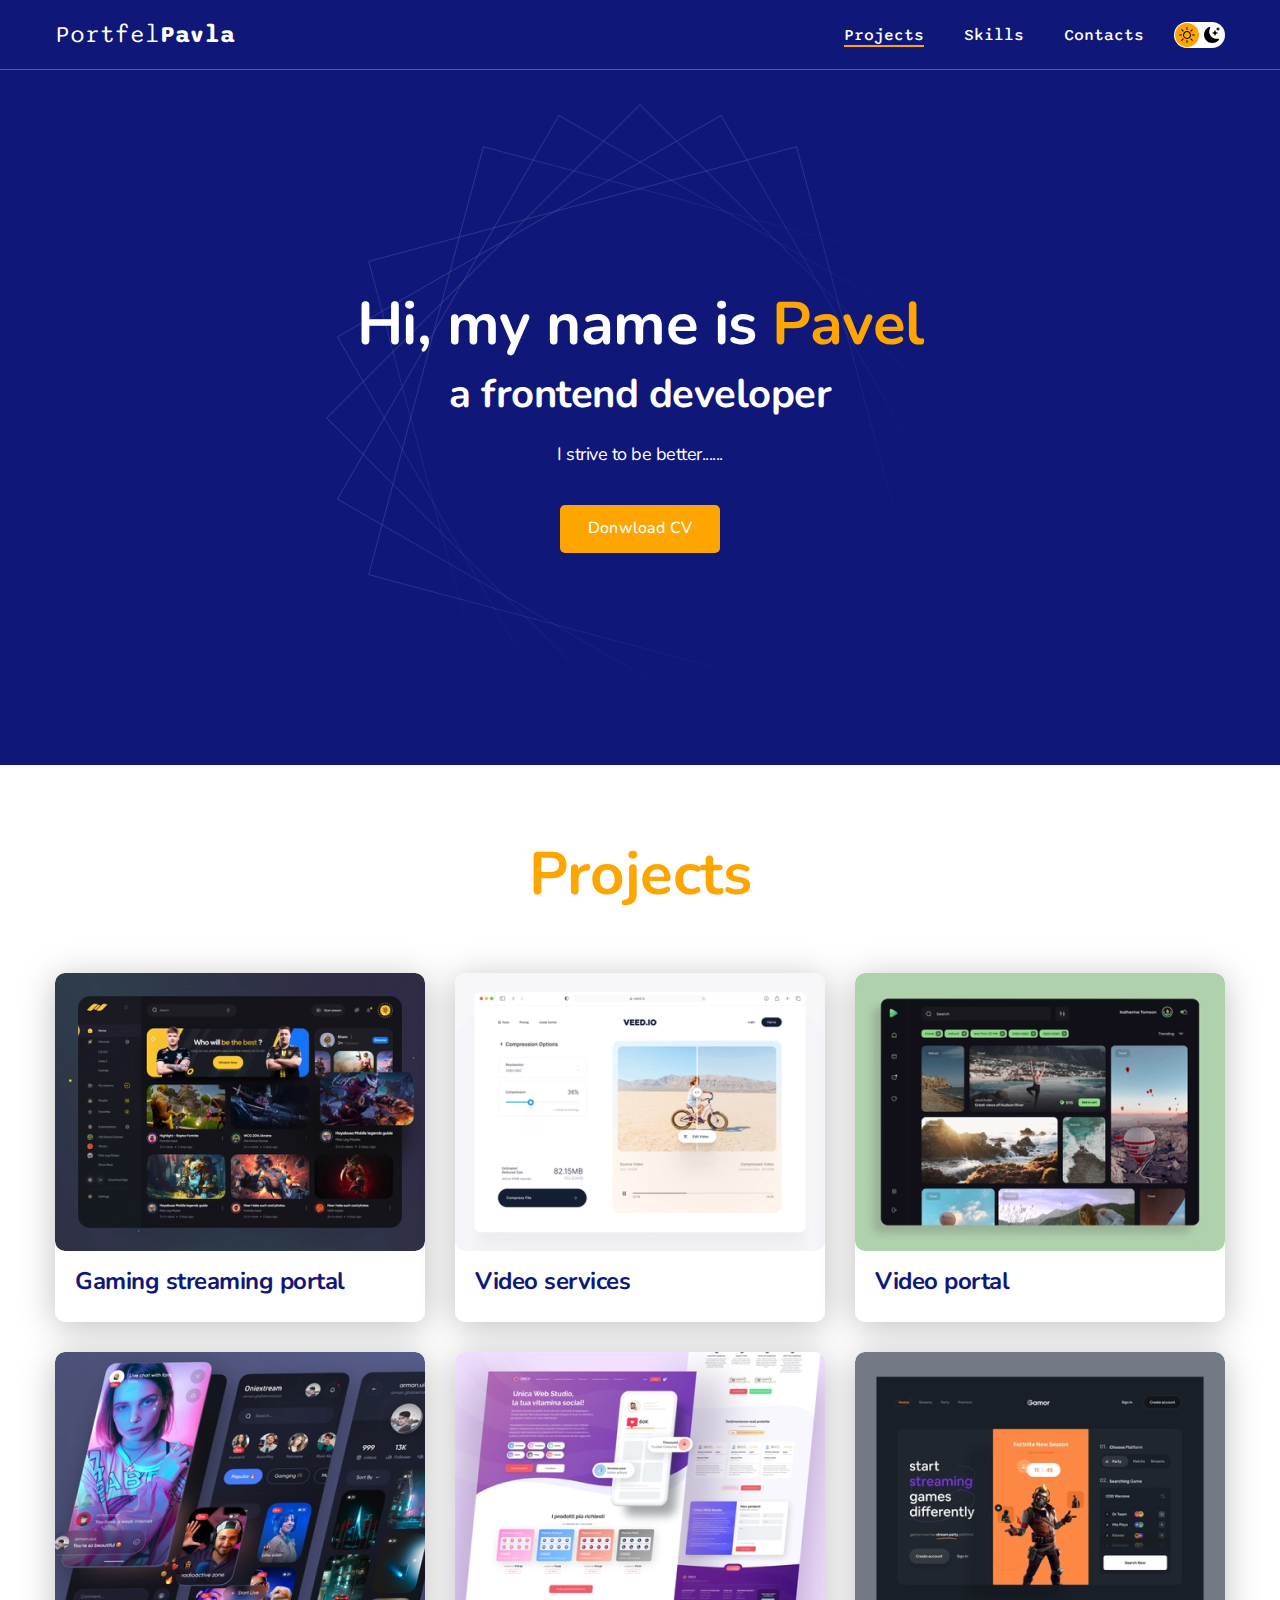
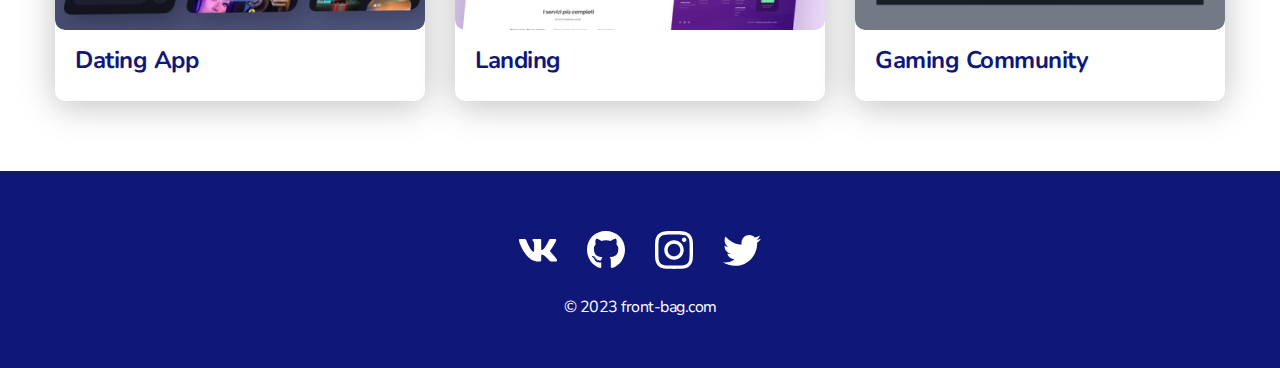
<file: index.html>
<!DOCTYPE html>
<html lang="en">
<head>
    <meta charset="UTF-8">
    <meta http-equiv="X-UA-Compatible" content="IE=edge">
    <meta name="viewport" content="width=device-width, initial-scale=1.0">
    <link rel="stylesheet" href="./style/main.css">
    <title>Portfel Pavla</title>
</head>
<body >        
    <nav class="nav">
        <div class="container">
            <div class="nav-row">
                <a href="index.html" class="logo">Portfel<strong>Pavla</strong></a>

                <button class="dark-mode-btn">
                    <img src="style\img\icons\Sun.svg" alt="Light mode" class="dark-mode-btn__icon">
                    <img src="style\img\icons\Moon.svg" alt="Dark mode" class="dark-mode-btn__icon">

                </button>

                <ul class="nav-list"> 
                    <li class="nav-list__item"><a href="./index.html" class="nav-list__link nav-list__link--active">Projects</a></li>
                    <li class="nav-list__item"><a href="./skills.html" class="nav-list__link">Skills</a></li>
                    <li class="nav-list__item"><a href="./contacts.html" class="nav-list__link">Contacts</a></li>
                </ul>
            </div>
        </div>
    </nav>

    <header class="header">
        <div class="header__wrapper">
            <h1 class="header__title">
                <strong>Hi, my name is <em>Pavel</em></strong><br>
                    a frontend developer
            </h1>
            <div class="header__text">
                <p>I strive to be better......</p>
            </div>
             <a href="https://spb.hh.ru/resume/193329a9ff0849446d0039ed1f6436654e3577" class="btn">Donwload CV</a>
        </div>
        
    </header>

    <main class="section back_colors">
        <div class="container ">
            <h2 class="title-1">Projects</h2>
            <ul class="projects">
                <li class="project">
                    <a href="./project-page1.html">
                    <img src="style\img\projects\01.jpg" alt="project img" class="project__img">
                    <h3 class="project__title">Gaming streaming portal</h3>
                    </a>
                </li>
                <li class="project">
                    <a href="./project-page2.html">
                    <img src="style\img\projects\02.jpg" alt="project img" class="project__img">
                    <h3 class="project__title">Video services</h3>
                    </a>
                </li>
                <li class="project">
                    <a href="./project-page3.html">
                    <img src="style\img\projects\03.jpg" alt="project img" class="project__img">
                    <h3 class="project__title">Video portal</h3>
                    </a>
                </li>
                <li class="project">
                    <a href="./project-page4.html">
                    <img src="style\img\projects\04.jpg" alt="project img" class="project__img">
                    <h3 class="project__title">Dating App</h3>
                    </a>
                </li>
                <li class="project">
                    <a href="./project-page5.html">
                    <img src="style\img\projects\05.jpg" alt="project img" class="project__img">
                    <h3 class="project__title">Landing</h3>
                </a>
                </li>
                <li class="project">
                    <a href="./project-page6.html">
                    <img src="style\img\projects\06.jpg" alt="project img" class="project__img">
                    <h3 class="project__title">Gaming Community</h3>
                </a>
                </li>
            </ul>
        </div>
    </main>

    <footer class="footer">
        <div class="container">
            <div class="footer__wrapper">
            <ul class="social">
                <li class="social__item"><a href="https://vk.com/creativefucker"><img src="style\img\icons\vk.svg" alt="Link"></a></li>
                <li class="social__item"><a href="https://github.com/kuuorti"><img src="style\img\icons\gitHub.svg" alt="Link"></a></li>
                <li class="social__item"><a href="https://www.instagram.com/kuuorti/"><img src="style\img\icons\instagram.svg" alt="Link"></a></li>
                <li class="social__item"><a href="https://twitter.com/creativefucker1"><img src="style\img\icons\twitter.svg" alt="Link"></a></li> 
            </ul>
            <div class="copyright">
                <p>© 2023 front-bag.com</p>
            </div>
        </div>
        </div>
    </footer>

    <script src="js\main.js"></script>
</body>
       

</html>
</file>
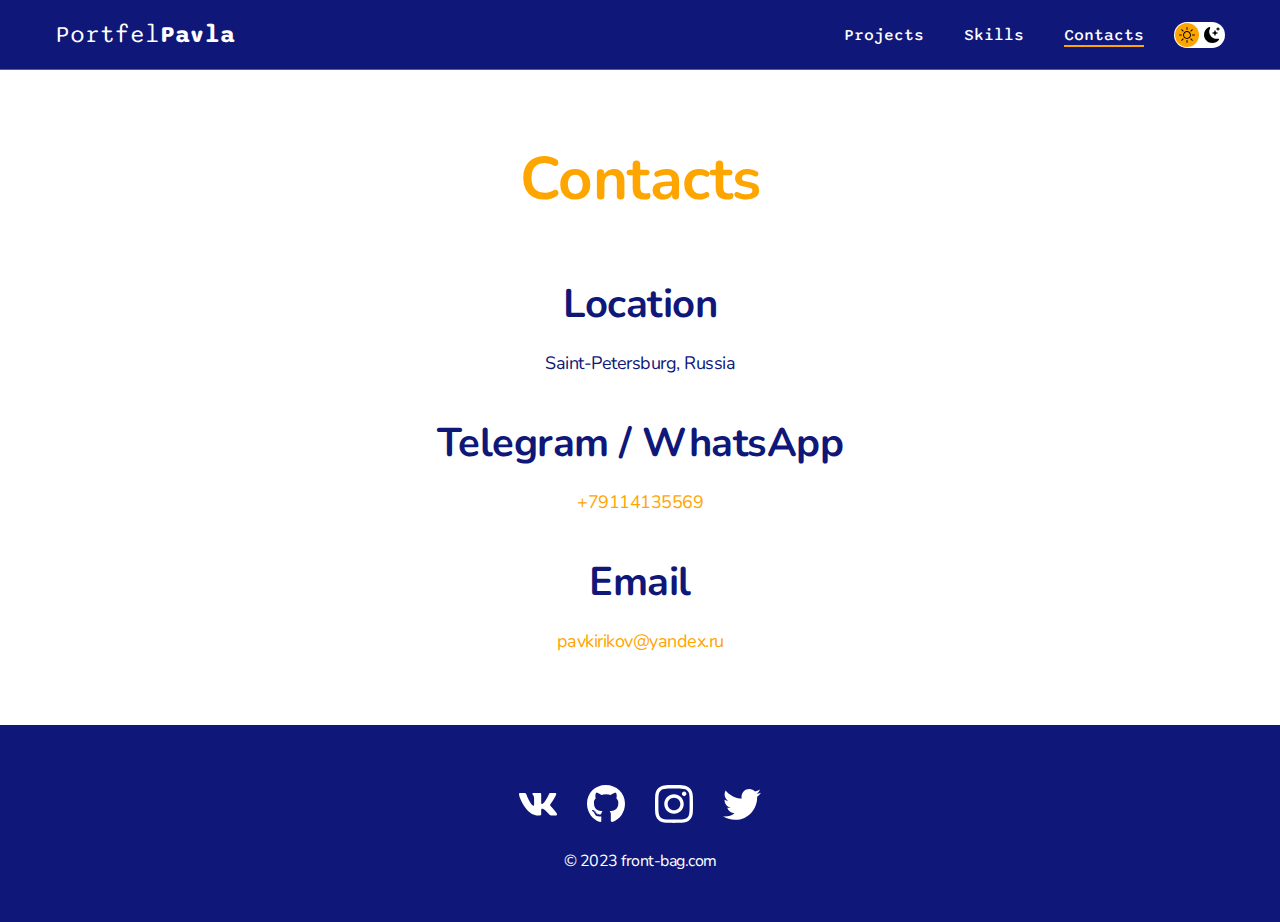
<file: contacts.html>
<!DOCTYPE html>
<html lang="en">
<head>
    <meta charset="UTF-8">
    <meta http-equiv="X-UA-Compatible" content="IE=edge">
    <meta name="viewport" content="width=device-width, initial-scale=1.0">
    <link rel="stylesheet" href="./style/main.css">
    <title>Portfel Pavla</title>
</head>
<body>        
    <nav class="nav">
        <div class="container">
            <div class="nav-row">
                <a href="index.html" class="logo">Portfel<strong>Pavla</strong></a>
                <button class="dark-mode-btn ">
                    <img src="style\img\icons\Sun.svg" alt="Light mode" class="dark-mode-btn__icon">
                    <img src="style\img\icons\Moon.svg" alt="Dark mode" class="dark-mode-btn__icon">

                </button>
                <ul class="nav-list">
                    <li class="nav-list__item"><a href="./index.html" class="nav-list__link ">Projects</a></li>
                    <li class="nav-list__item"><a href="./skills.html" class="nav-list__link ">Skills</a></li>
                    <li class="nav-list__item"><a href="./contacts.html" class="nav-list__link nav-list__link--active">Contacts</a></li>
                </ul>
            </div>
        </div>
    </nav>


    <main class="section back_colors">
        <div class="container">
            <h1 class="title-1">Contacts</h1>
                <ul class="content-list">
                    <li class="content-list__item">
                        <h2 class="title-2">Location</h2>
                           <p>Saint-Petersburg, Russia</p>                          
                    </li>
                    <li class="content-list__item">
                        <h2 class="title-2">Telegram / WhatsApp</h2>
                           <p> <a href="tel:+79114135569">+79114135569</a> </p>                       
                    </li>
                    <li class="content-list__item">
                        <h2 class="title-2">Email</h2>
                           <p><a href="mailto:pavkirikov@yandex.ru">pavkirikov@yandex.ru</a></p>                          
                    </li>
                </ul>             
        </div>
    </main>

    <footer class="footer">
        <div class="container">
            <div class="footer__wrapper">
            <ul class="social">
                <li class="social__item"><a href="https://vk.com/creativefucker"><img src="style\img\icons\vk.svg" alt="Link"></a></li>
                <li class="social__item"><a href="https://github.com/kuuorti"><img src="style\img\icons\gitHub.svg" alt="Link"></a></li>
                <li class="social__item"><a href="https://www.instagram.com/kuuorti/"><img src="style\img\icons\instagram.svg" alt="Link"></a></li>
                <li class="social__item"><a href="https://twitter.com/creativefucker1"><img src="style\img\icons\twitter.svg" alt="Link"></a></li> 
            </ul>
            <div class="copyright">
                <p>© 2023 front-bag.com</p>
            </div>
        </div>
        </div>
    </footer>
    <script src="js\main.js"></script>
</body>
       

</html>
</file>
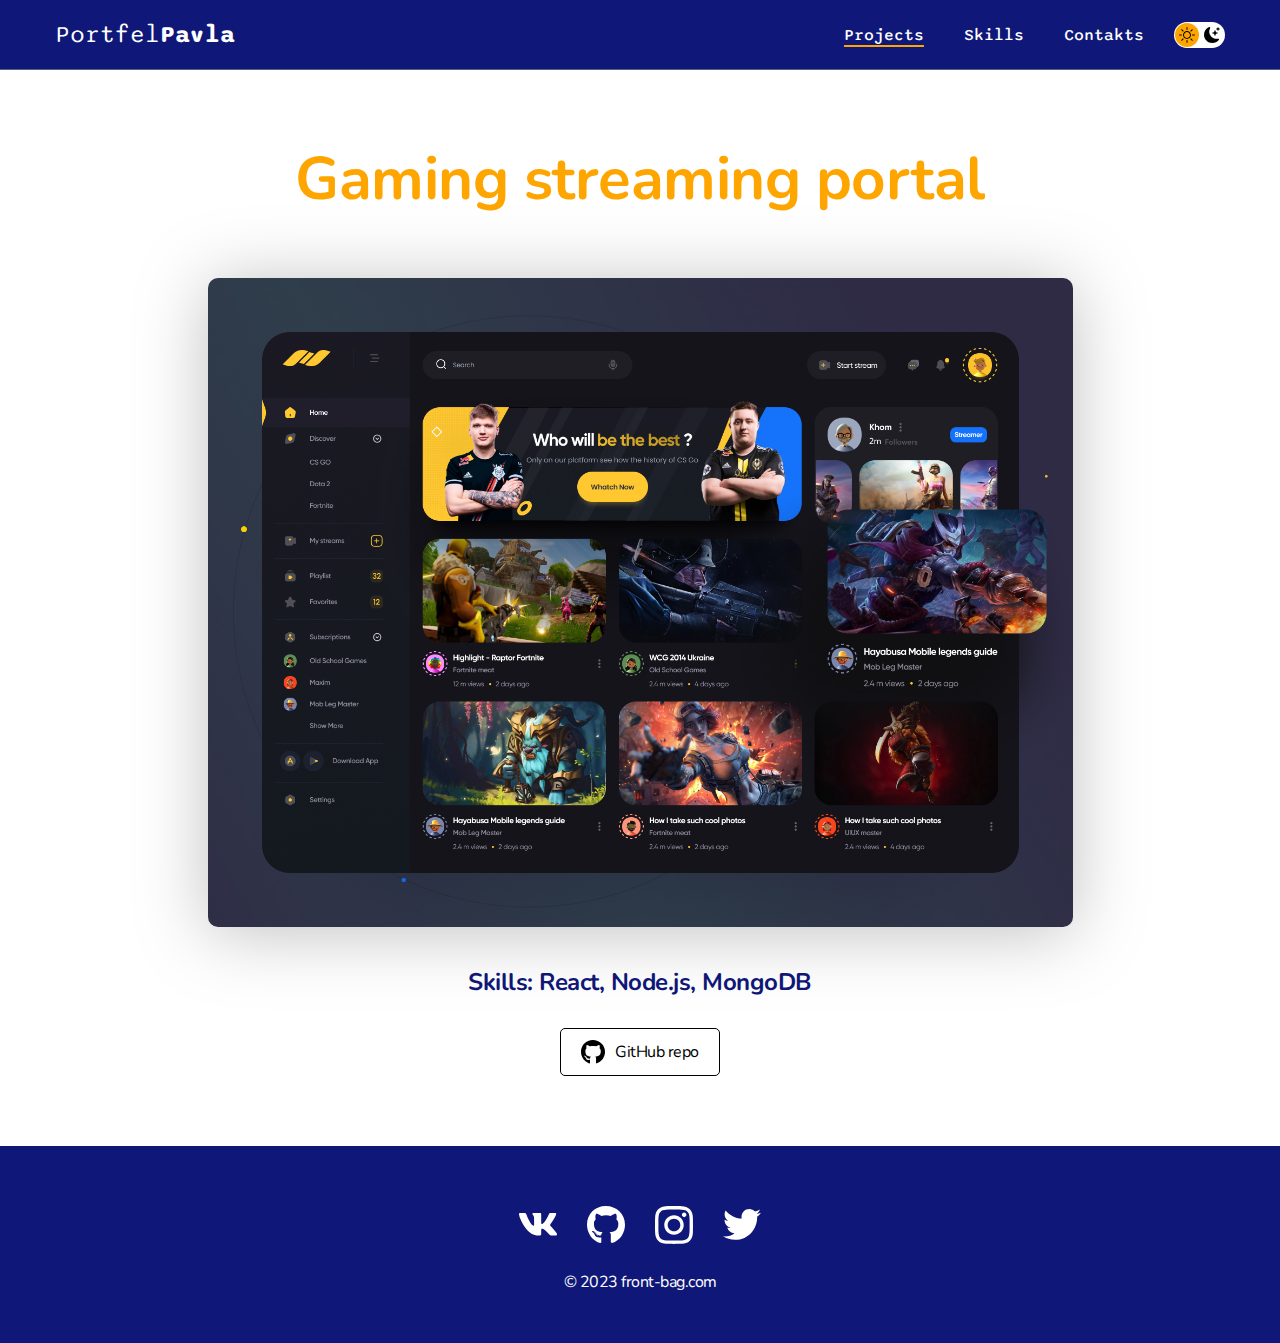
<file: project-page1.html>
<!DOCTYPE html>
<html lang="en">
<head>
    <meta charset="UTF-8">
    <meta http-equiv="X-UA-Compatible" content="IE=edge">
    <meta name="viewport" content="width=device-width, initial-scale=1.0">
    <link rel="stylesheet" href="./style/main.css">
    <title>Portfel Pavla</title>
</head>
<body>        
    <nav class="nav">
        <div class="container">
            <div class="nav-row">
                <a href="index.html" class="logo">Portfel<strong>Pavla</strong></a>
                <button class="dark-mode-btn">
                    <img src="style\img\icons\Sun.svg" alt="Light mode" class="dark-mode-btn__icon">
                    <img src="style\img\icons\Moon.svg" alt="Dark mode" class="dark-mode-btn__icon">

                </button>
                <ul class="nav-list">
                    <li class="nav-list__item"><a href="./index.html" class="nav-list__link nav-list__link--active">Projects</a></li>
                    <li class="nav-list__item"><a href="./skills.html" class="nav-list__link">Skills</a></li>
                    <li class="nav-list__item"><a href="./contacts.html" class="nav-list__link">Contakts</a></li>
                </ul>
            </div>
        </div>
    </nav>


    <main class="section back_colors">
        <div class="container">
            <div class="project-details">

            
            <h1 class="title-1">Gaming streaming portal</h1>

            <img src="style\img\projects\01-big.jpg" alt="Image" class="project-details__cover">

                <div class="project-details__desc">
                    <p>Skills: React, Node.js, MongoDB</p>
                </div>

                    <a href="!#" class="btn-outline">
                        <img src="style\img\icons\gitHub-black.svg" alt="">
                        GitHub repo
                    </a>
            </div>
        </div>
    </main>

    <footer class="footer">
        <div class="container">
            <div class="footer__wrapper">
            <ul class="social">
                <li class="social__item"><a href="https://vk.com/creativefucker"><img src="style\img\icons\vk.svg" alt="Link"></a></li>
                <li class="social__item"><a href="https://github.com/kuuorti"><img src="style\img\icons\gitHub.svg" alt="Link"></a></li>
                <li class="social__item"><a href="https://www.instagram.com/kuuorti/"><img src="style\img\icons\instagram.svg" alt="Link"></a></li>
                <li class="social__item"><a href="https://twitter.com/creativefucker1"><img src="style\img\icons\twitter.svg" alt="Link"></a></li> 
            </ul>
            </ul>
            <div class="copyright">
                <p>© 2023 front-bag.com</p>
            </div>
        </div>
        </div>
    </footer>
    <script src="js\main.js"></script>
</body>
       

</html>
</file>
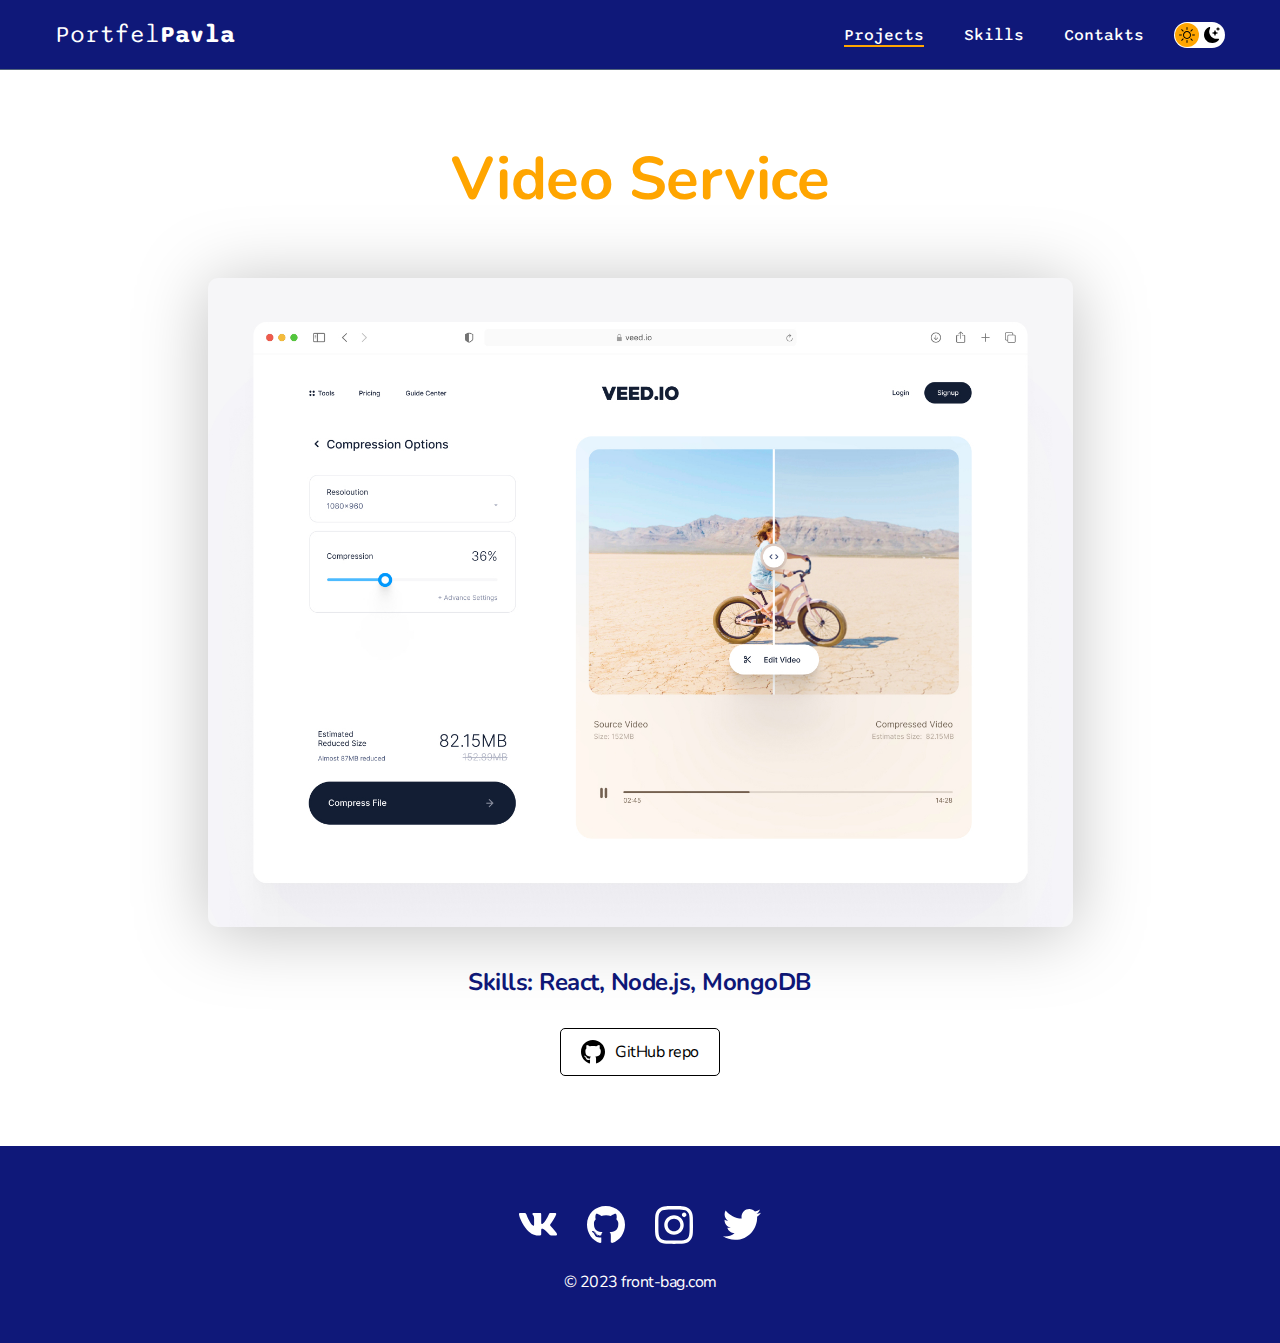
<file: project-page2.html>
<!DOCTYPE html>
<html lang="en">
<head>
    <meta charset="UTF-8">
    <meta http-equiv="X-UA-Compatible" content="IE=edge">
    <meta name="viewport" content="width=device-width, initial-scale=1.0">
    <link rel="stylesheet" href="./style/main.css">
    <title>Portfel Pavla</title>
</head>
<body>        
    <nav class="nav">
        <div class="container">
            <div class="nav-row">
                <a href="index.html" class="logo">Portfel<strong>Pavla</strong></a>
                <button class="dark-mode-btn">
                    <img src="style\img\icons\Sun.svg" alt="Light mode" class="dark-mode-btn__icon">
                    <img src="style\img\icons\Moon.svg" alt="Dark mode" class="dark-mode-btn__icon">

                </button>
                <ul class="nav-list">
                    <li class="nav-list__item"><a href="./index.html" class="nav-list__link nav-list__link--active">Projects</a></li>
                    <li class="nav-list__item"><a href="./skills.html" class="nav-list__link">Skills</a></li>
                    <li class="nav-list__item"><a href="./contacts.html" class="nav-list__link">Contakts</a></li>
                </ul>
            </div>
        </div>
    </nav>



    <main class="section back_colors">
        <div class="container">
            <div class="project-details">

            
            <h1 class="title-1">Video Service</h1>

            <img src="style\img\projects\02-big.jpg" alt="Image" class="project-details__cover">

                <div class="project-details__desc">
                    <p>Skills: React, Node.js, MongoDB</p>
                </div>

                    <a href="!#" class="btn-outline">
                        <img src="style\img\icons\gitHub-black.svg" alt="">
                        GitHub repo
                    </a>
            </div>
        </div>
    </main>

    <footer class="footer">
        <div class="container">
            <div class="footer__wrapper">
            <ul class="social">
                <li class="social__item"><a href="https://vk.com/creativefucker"><img src="style\img\icons\vk.svg" alt="Link"></a></li>
                <li class="social__item"><a href="https://github.com/kuuorti"><img src="style\img\icons\gitHub.svg" alt="Link"></a></li>
                <li class="social__item"><a href="https://www.instagram.com/kuuorti/"><img src="style\img\icons\instagram.svg" alt="Link"></a></li>
                <li class="social__item"><a href="https://twitter.com/creativefucker1"><img src="style\img\icons\twitter.svg" alt="Link"></a></li> 
            </ul>
            </ul>
            <div class="copyright">
                <p>© 2023 front-bag.com</p>
            </div>
        </div>
        </div>
    </footer>
    <script src="js\main.js"></script>
</body>
       

</html>
</file>
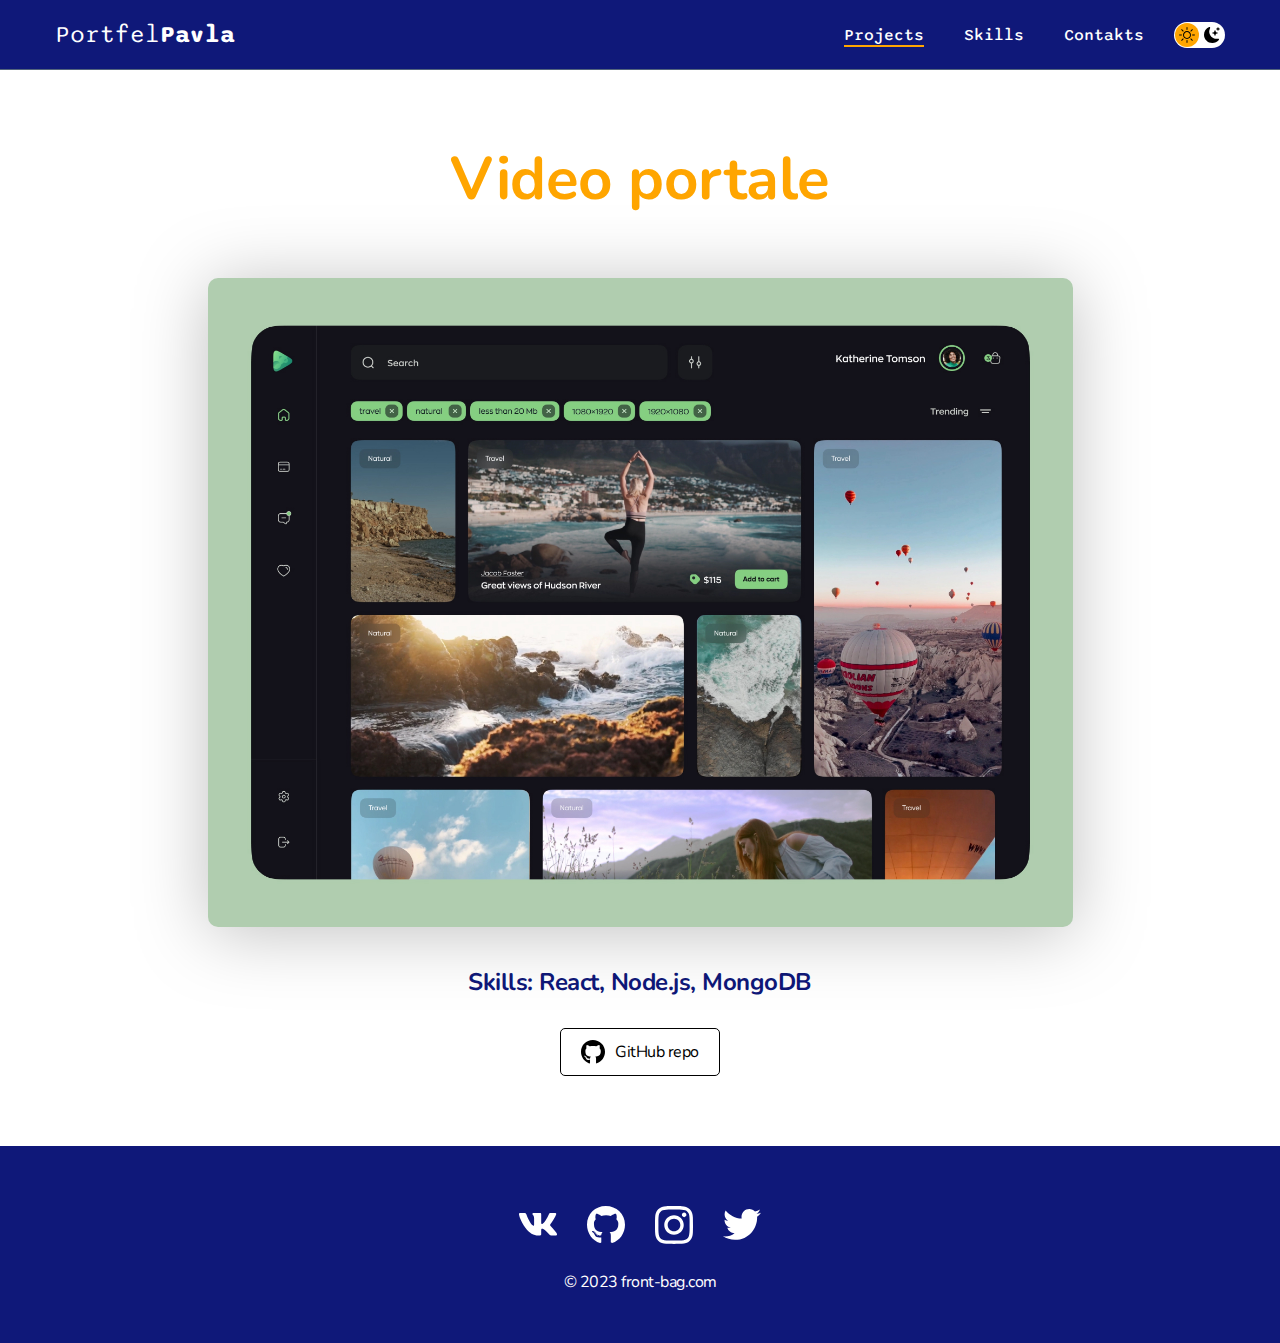
<file: project-page3.html>
<!DOCTYPE html>
<html lang="en">
<head>
    <meta charset="UTF-8">
    <meta http-equiv="X-UA-Compatible" content="IE=edge">
    <meta name="viewport" content="width=device-width, initial-scale=1.0">
    <link rel="stylesheet" href="./style/main.css">
    <title>Portfel Pavla</title>
</head>
<body>        
    <nav class="nav">
        <div class="container">
            <div class="nav-row">
                <a href="index.html" class="logo">Portfel<strong>Pavla</strong></a>

                <button class="dark-mode-btn ">
                    <img src="style\img\icons\Sun.svg" alt="Light mode" class="dark-mode-btn__icon">
                    <img src="style\img\icons\Moon.svg" alt="Dark mode" class="dark-mode-btn__icon">

                </button>
                <ul class="nav-list">
                    <li class="nav-list__item"><a href="./index.html" class="nav-list__link nav-list__link--active">Projects</a></li>
                    <li class="nav-list__item"><a href="./skills.html" class="nav-list__link">Skills</a></li>
                    <li class="nav-list__item"><a href="./contacts.html" class="nav-list__link">Contakts</a></li>
                </ul>
            </div>
        </div>
    </nav>



    <main class="section back_colors">
        <div class="container">
            <div class="project-details">

            
            <h1 class="title-1">Video portale</h1>

            <img src="style\img\projects\03-big.jpg" alt="Image" class="project-details__cover">

                <div class="project-details__desc">
                    <p>Skills: React, Node.js, MongoDB</p>
                </div>

                    <a href="!#" class="btn-outline">
                        <img src="style\img\icons\gitHub-black.svg" alt="">
                        GitHub repo
                    </a>
            </div>
        </div>
    </main>

    <footer class="footer">
        <div class="container">
            <div class="footer__wrapper">
            <ul class="social">
                <li class="social__item"><a href="https://vk.com/creativefucker"><img src="style\img\icons\vk.svg" alt="Link"></a></li>
                <li class="social__item"><a href="https://github.com/kuuorti"><img src="style\img\icons\gitHub.svg" alt="Link"></a></li>
                <li class="social__item"><a href="https://www.instagram.com/kuuorti/"><img src="style\img\icons\instagram.svg" alt="Link"></a></li>
                <li class="social__item"><a href="https://twitter.com/creativefucker1"><img src="style\img\icons\twitter.svg" alt="Link"></a></li> 
            </ul>
            <div class="copyright">
                <p>© 2023 front-bag.com</p>
            </div>
        </div>
        </div>
    </footer>
    <script src="js\main.js"></script>
</body>
       

</html>
</file>
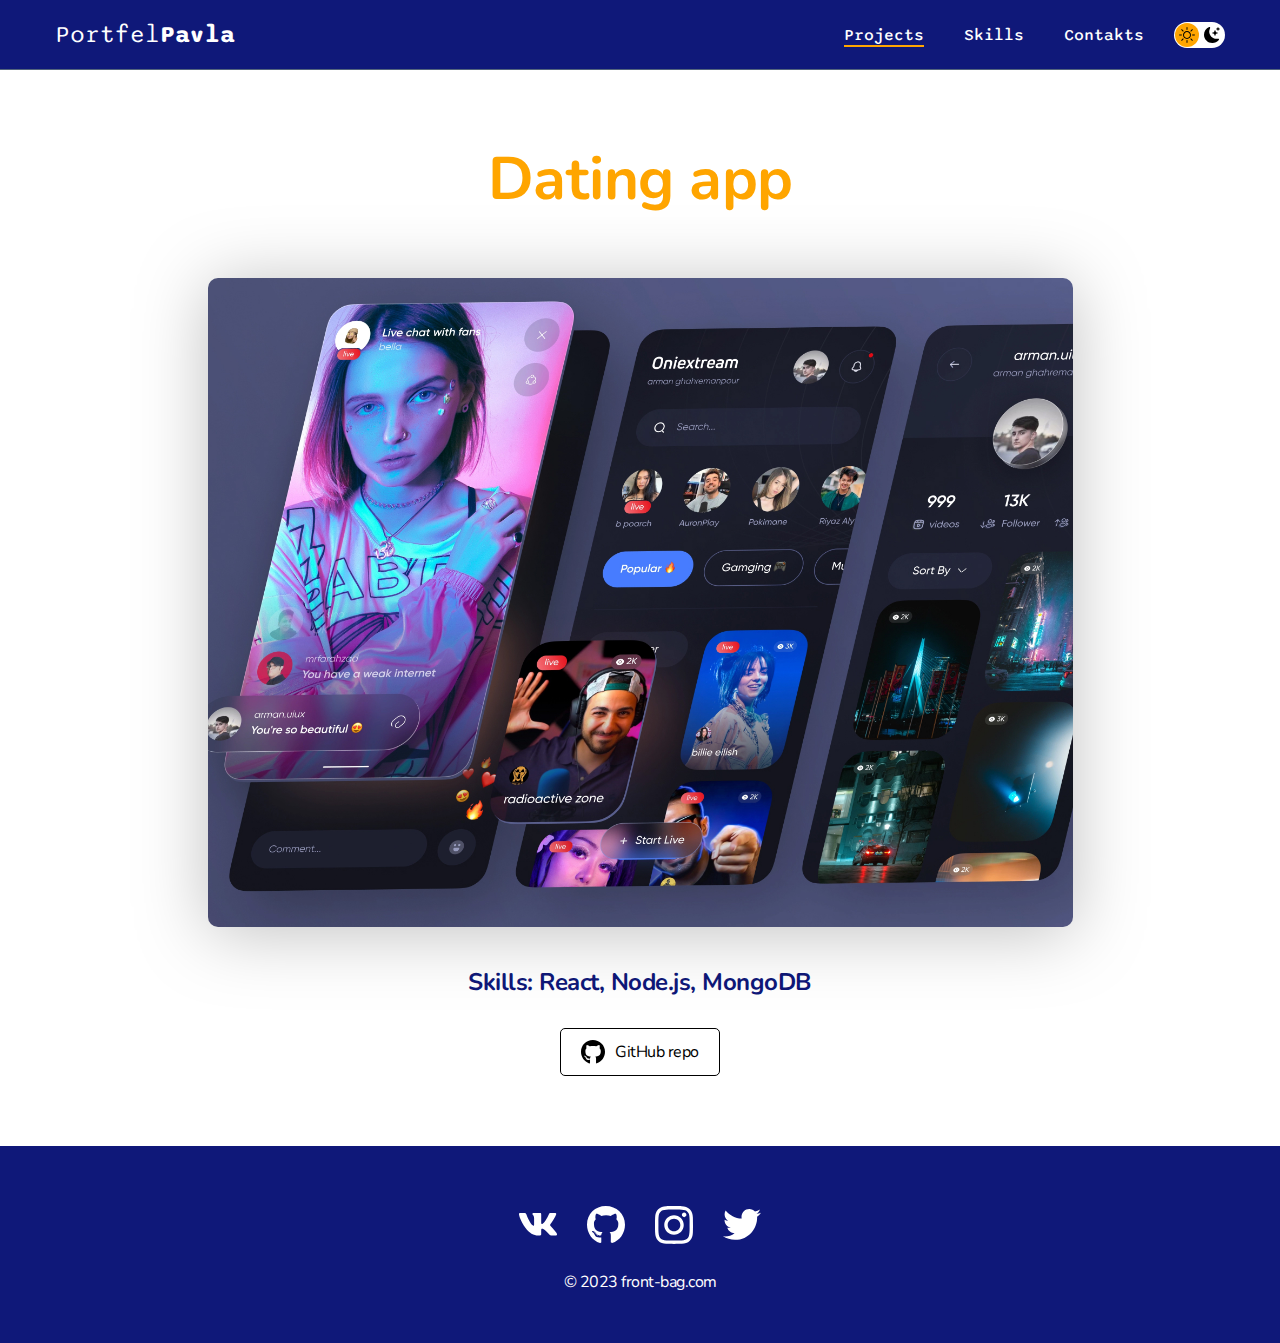
<file: project-page4.html>
<!DOCTYPE html>
<html lang="en">
<head>
    <meta charset="UTF-8">
    <meta http-equiv="X-UA-Compatible" content="IE=edge">
    <meta name="viewport" content="width=device-width, initial-scale=1.0">
    <link rel="stylesheet" href="./style/main.css">
    <title>Portfel Pavla</title>
</head>
<body>        
    <nav class="nav">
        <div class="container">
            <div class="nav-row">
                <a href="index.html" class="logo">Portfel<strong>Pavla</strong></a>
                <button class="dark-mode-btn ">
                    <img src="style\img\icons\Sun.svg" alt="Light mode" class="dark-mode-btn__icon">
                    <img src="style\img\icons\Moon.svg" alt="Dark mode" class="dark-mode-btn__icon">

                </button>
                <ul class="nav-list">
                    <li class="nav-list__item"><a href="./index.html" class="nav-list__link nav-list__link--active">Projects</a></li>
                    <li class="nav-list__item"><a href="./skills.html" class="nav-list__link">Skills</a></li>
                    <li class="nav-list__item"><a href="./contacts.html" class="nav-list__link">Contakts</a></li>
                </ul>
            </div>
        </div>
    </nav>



    <main class="section back_colors">
        <div class="container">
            <div class="project-details">

            
            <h1 class="title-1">Dating app</h1>

            <img src="style\img\projects\04-big.jpg" alt="Image" class="project-details__cover">

                <div class="project-details__desc">
                    <p>Skills: React, Node.js, MongoDB</p>
                </div>

                    <a href="!#" class="btn-outline">
                        <img src="style\img\icons\gitHub-black.svg" alt="">
                        GitHub repo
                    </a>
            </div>
        </div>
    </main>

    <footer class="footer">
        <div class="container">
            <div class="footer__wrapper">
            <ul class="social">
                <li class="social__item"><a href="https://vk.com/creativefucker"><img src="style\img\icons\vk.svg" alt="Link"></a></li>
                <li class="social__item"><a href="https://github.com/kuuorti"><img src="style\img\icons\gitHub.svg" alt="Link"></a></li>
                <li class="social__item"><a href="https://www.instagram.com/kuuorti/"><img src="style\img\icons\instagram.svg" alt="Link"></a></li>
                <li class="social__item"><a href="https://twitter.com/creativefucker1"><img src="style\img\icons\twitter.svg" alt="Link"></a></li> 
            </ul>
            <div class="copyright">
                <p>© 2023 front-bag.com</p>
            </div>
        </div>
        </div>
    </footer>
    <script src="js\main.js"></script>
</body>
       

</html>
</file>
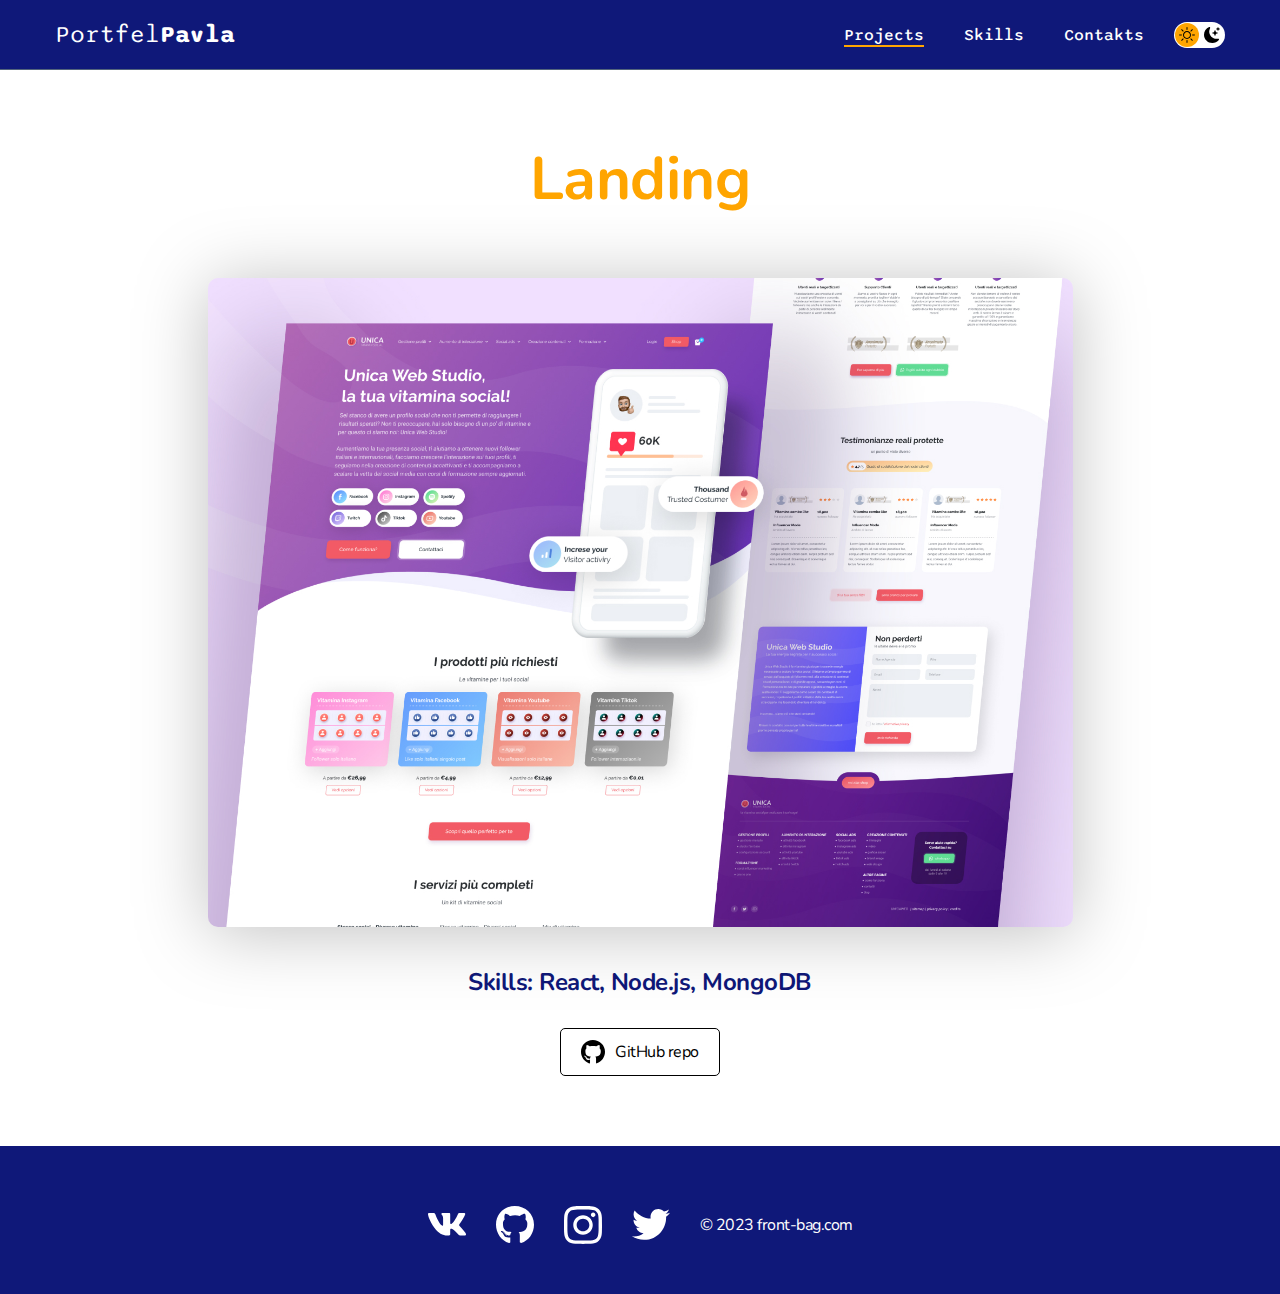
<file: project-page5.html>
<!DOCTYPE html>
<html lang="en">
<head>
    <meta charset="UTF-8">
    <meta http-equiv="X-UA-Compatible" content="IE=edge">
    <meta name="viewport" content="width=device-width, initial-scale=1.0">
    <link rel="stylesheet" href="./style/main.css">
    <title>Portfel Pavla</title>
</head>
<body>        
    <nav class="nav">
        <div class="container">
            <div class="nav-row">
                <a href="index.html" class="logo">Portfel<strong>Pavla</strong></a>

                <button class="dark-mode-btn ">
                    <img src="style\img\icons\Sun.svg" alt="Light mode" class="dark-mode-btn__icon">
                    <img src="style\img\icons\Moon.svg" alt="Dark mode" class="dark-mode-btn__icon">

                </button>
                <ul class="nav-list">
                    <li class="nav-list__item"><a href="./index.html" class="nav-list__link nav-list__link--active">Projects</a></li>
                    <li class="nav-list__item"><a href="./skills.html" class="nav-list__link">Skills</a></li>
                    <li class="nav-list__item"><a href="./contacts.html" class="nav-list__link">Contakts</a></li>
                </ul>
            </div>
        </div>
    </nav>



    <main class="section back_colors">
        <div class="container">
            <div class="project-details">

            
            <h1 class="title-1">Landing</h1>

            <img src="style\img\projects\05-big.jpg" alt="Image" class="project-details__cover">

                <div class="project-details__desc">
                    <p>Skills: React, Node.js, MongoDB</p>
                </div>

                    <a href="!#" class="btn-outline">
                        <img src="style\img\icons\gitHub-black.svg" alt="">
                        GitHub repo
                    </a>
            </div>
        </div>
    </main>

    <footer class="footer">
        <div class="container">
            <div class="footer__wrapper">
            <ul class="social">
                <li class="social__item"><a href="https://vk.com/creativefucker"><img src="style\img\icons\vk.svg" alt="Link"></a></li>
                <li class="social__item"><a href="https://github.com/kuuorti"><img src="style\img\icons\gitHub.svg" alt="Link"></a></li>
                <li class="social__item"><a href="https://www.instagram.com/kuuorti/"><img src="style\img\icons\instagram.svg" alt="Link"></a></li>
                <li class="social__item"><a href="https://twitter.com/creativefucker1"><img src="style\img\icons\twitter.svg" alt="Link"></a></li> 
            <div class="copyright">
                <p>© 2023 front-bag.com</p>
            </div>
        </div>
        </div>
    </footer>
    <script src="js\main.js"></script>
</body>
       

</html>
</file>
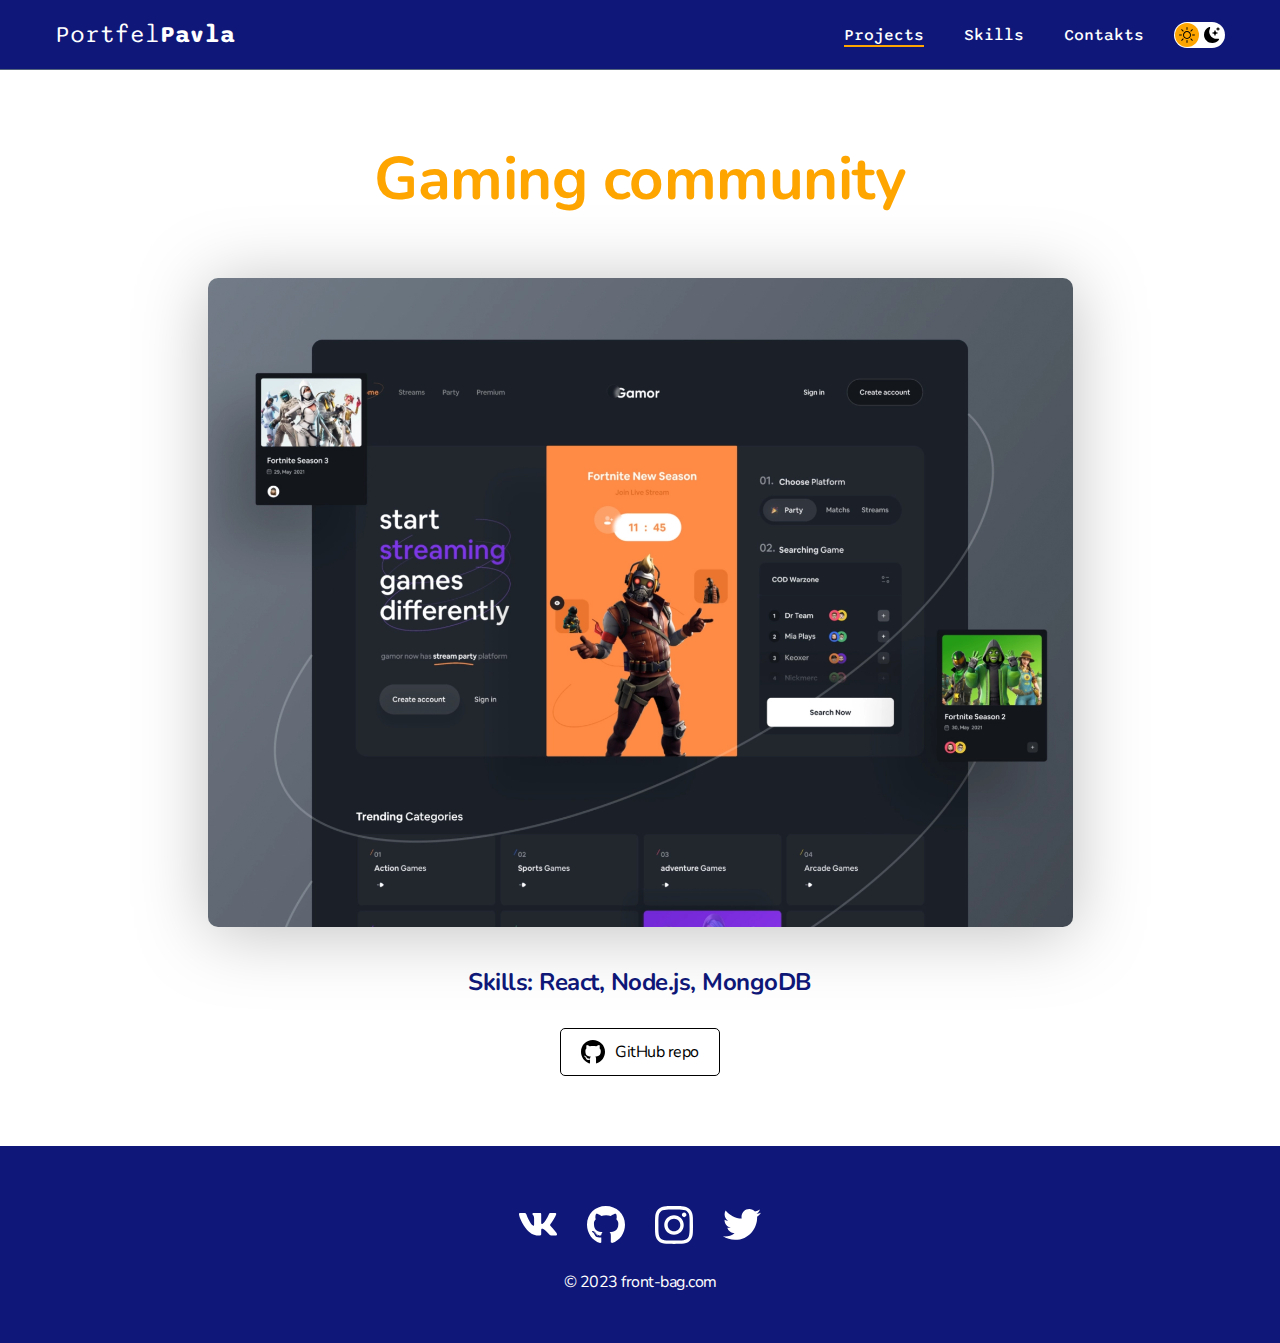
<file: project-page6.html>
<!DOCTYPE html>
<html lang="en">
<head>
    <meta charset="UTF-8">
    <meta http-equiv="X-UA-Compatible" content="IE=edge">
    <meta name="viewport" content="width=device-width, initial-scale=1.0">
    <link rel="stylesheet" href="./style/main.css">
    <title>Portfel Pavla</title>
</head>
<body>        
    <nav class="nav">
        <div class="container">
            <div class="nav-row">
                <a href="index.html" class="logo">Portfel<strong>Pavla</strong></a>

                <button class="dark-mode-btn ">
                    <img src="style\img\icons\Sun.svg" alt="Light mode" class="dark-mode-btn__icon">
                    <img src="style\img\icons\Moon.svg" alt="Dark mode" class="dark-mode-btn__icon">

                </button>
                <ul class="nav-list">
                    <li class="nav-list__item"><a href="./index.html" class="nav-list__link nav-list__link--active">Projects</a></li>
                    <li class="nav-list__item"><a href="./skills.html" class="nav-list__link">Skills</a></li>
                    <li class="nav-list__item"><a href="./contacts.html" class="nav-list__link">Contakts</a></li>
                </ul>
            </div>
        </div>
    </nav>



    <main class="section back_colors">
        <div class="container">
            <div class="project-details">

            
            <h1 class="title-1">Gaming community</h1>

            <img src="style\img\projects\06-big.jpg" alt="Image" class="project-details__cover">

                <div class="project-details__desc">
                    <p>Skills: React, Node.js, MongoDB</p>
                </div>

                    <a href="!#" class="btn-outline">
                        <img src="style\img\icons\gitHub-black.svg" alt="">
                        GitHub repo
                    </a>
            </div>
        </div>
    </main>

    <footer class="footer">
        <div class="container">
            <div class="footer__wrapper">
            <ul class="social">
                <li class="social__item"><a href="https://vk.com/creativefucker"><img src="style\img\icons\vk.svg" alt="Link"></a></li>
                <li class="social__item"><a href="https://github.com/kuuorti"><img src="style\img\icons\gitHub.svg" alt="Link"></a></li>
                <li class="social__item"><a href="https://www.instagram.com/kuuorti/"><img src="style\img\icons\instagram.svg" alt="Link"></a></li>
                <li class="social__item"><a href="https://twitter.com/creativefucker1"><img src="style\img\icons\twitter.svg" alt="Link"></a></li> 
            </ul>
            <div class="copyright">
                <p>© 2023 front-bag.com</p>
            </div>
        </div>
        </div>
    </footer>
    <script src="js\main.js"></script>
</body>
       

</html>
</file>
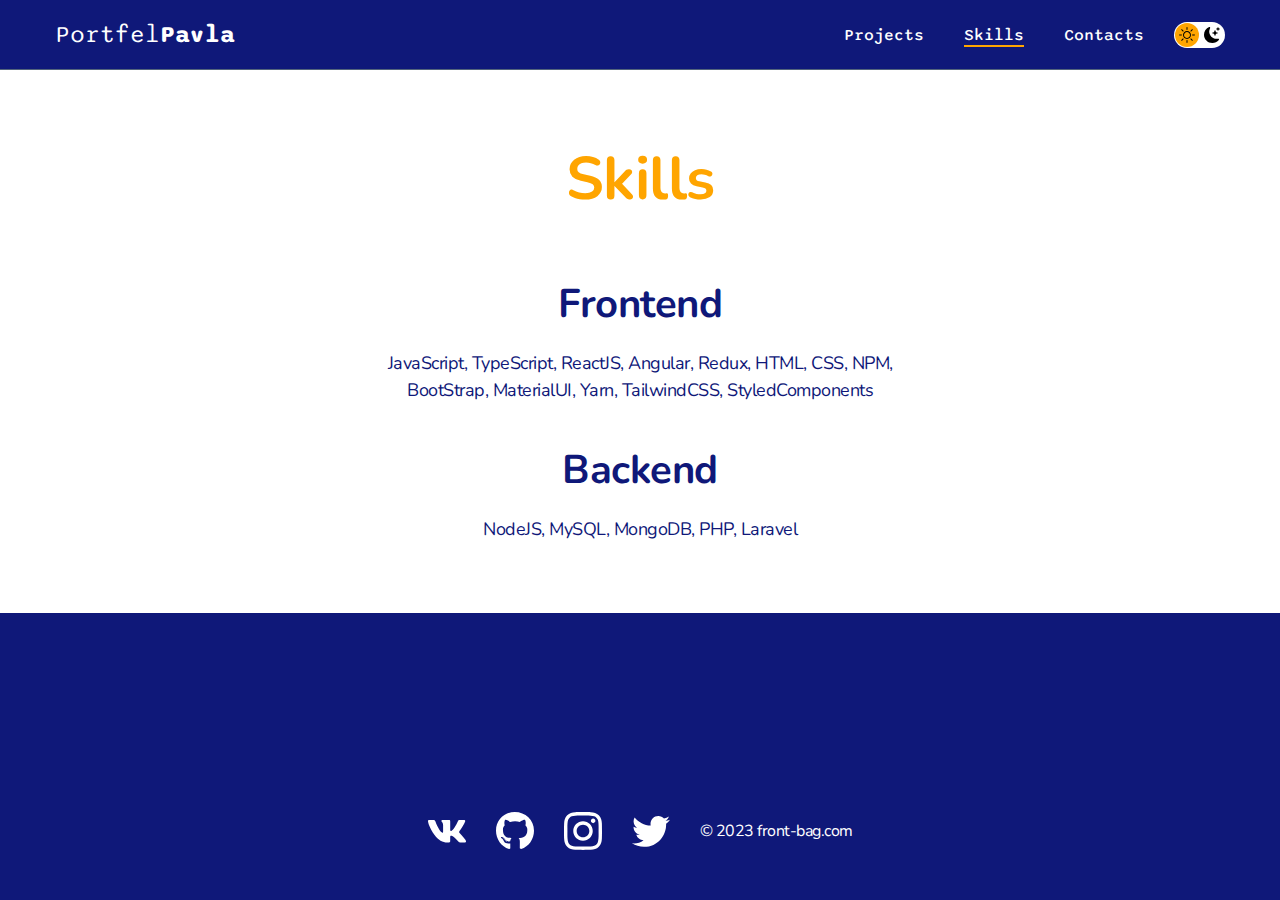
<file: skills.html>
<!DOCTYPE html>
<html lang="en">
<head>
    <meta charset="UTF-8">
    <meta http-equiv="X-UA-Compatible" content="IE=edge">
    <meta name="viewport" content="width=device-width, initial-scale=1.0">
    <link rel="stylesheet" href="./style/main.css">
    <title>Portfel Pavla</title>
</head>
<body>        
    <nav class="nav">
        <div class="container">
            <div class="nav-row">
                <a href="index.html" class="logo">Portfel<strong>Pavla</strong></a>

                <button class="dark-mode-btn ">
                    <img src="style\img\icons\Sun.svg" alt="Light mode" class="dark-mode-btn__icon">
                    <img src="style\img\icons\Moon.svg" alt="Dark mode" class="dark-mode-btn__icon">

                </button>
                <ul class="nav-list">
                    <li class="nav-list__item"><a href="./index.html" class="nav-list__link ">Projects</a></li>
                    <li class="nav-list__item"><a href="./skills.html" class="nav-list__link nav-list__link--active">Skills</a></li>
                    <li class="nav-list__item"><a href="./contacts.html" class="nav-list__link">Contacts</a></li>
                </ul>
            </div>
        </div>
    </nav>



    <main class="section back_colors">
        <div class="container">
            <h1 class="title-1">Skills</h1>
                <ul class="content-list">
                    <li class="content-list__item">
                        <h2 class="title-2">Frontend </h2>
                            <p>JavaScript, TypeScript, ReactJS, Angular, Redux, HTML, CSS, NPM, BootStrap, MaterialUI, Yarn, TailwindCSS, StyledComponents</p>


                    </li>
                    <li class="content-list__item">
                        
                        <h2 class="title-2">Backend</h2>
                            <p>NodeJS, MySQL, MongoDB, PHP, Laravel
                             </p>

                    </li>

                </ul>
                





        </div>
    </main>

    <footer class="footer">
        <div class="container">
            <div class="footer__wrapper">
            <ul class="social">
                <li class="social__item"><a href="https://vk.com/creativefucker"><img src="style\img\icons\vk.svg" alt="Link"></a></li>
                <li class="social__item"><a href="https://github.com/kuuorti"><img src="style\img\icons\gitHub.svg" alt="Link"></a></li>
                <li class="social__item"><a href="https://www.instagram.com/kuuorti/"><img src="style\img\icons\instagram.svg" alt="Link"></a></li>
                <li class="social__item"><a href="https://twitter.com/creativefucker1"><img src="style\img\icons\twitter.svg" alt="Link"></a></li> 
            <div class="copyright">
                <p>© 2023 front-bag.com</p>
            </div>
        </div>
        </div>
    </footer>
    <script src="js\main.js"></script>
</body>
       

</html>
</file>
<file: style/main.css>
@import "./reset.css";
@import url('https://fonts.googleapis.com/css2?family=Nunito:ital,wght@0,700;1,300;1,1000&family=Sono:wght@500;700&display=swap');


/*
font-family: 'Nunito', sans-serif;
font-family: 'Sono', sans-serif;



*{
border: 1px solid red;

}
*/

:root{
    --blue:#0f1879;
    --gray-border: #53647c;
    --white: #fff;
    --ocean: #0093e8; 
    --orange: orange;
    --dark: #272727;
    --black: #171515;

    --text-color: var(--blue);
    --blue-bg: var(--blue);
    --gray-border:var(--gray-border);
    --header-text:var(--white);
    --accent:var(--orange);

    /*Light mode*/

    --text-color: var(--blue);
    --blue-bg: var(--blue);

    

}

.dark {

    /*Light mode*/

    
    --blue-bg: var(--dark);



}

html, body {
    font-family: 'Nunito', sans-serif;
    letter-spacing: -0.5px;
    color: var(--text-color);
    height: 100%;

    display: flex;
    flex-direction: column;
    background-color: var(--blue-bg);

}

.back_colors {
    background-color: var(--white);
}



.container {
    margin: 0 auto;
    padding: 0 15px;
    max-width: 1200px;


}

.none {
    display: none !important;
}

.section {
    padding: 70px 0;

}



.title-1 {
    margin-bottom: 60px;
    font-size: 60px;
    font-weight: 700;
    line-height: 1.3;
    color: var(--accent);
    text-align: center;

}

.title-2 {
    margin-bottom: 20px;
    font-size: 40px;
    line-height: 1.3;
   
    font-weight: 700;


}

/*nav*/

.nav {
    padding: 20px 0;
    border-bottom: 1px solid #53647c;
    background-color: var(--blue-bg);
    color: var(--header-text);
    letter-spacing: normal;
    
}

.nav-row {
    display: flex;
    justify-content: flex-end;
    align-items: center;
    column-gap: 30px;
    row-gap: 20px;
    flex-wrap: wrap;



} 

.logo {
    color:var(--header-text);
    font-size: 24px;
    font-family: 'Sono', sans-serif;
    margin-right: auto;
}

.logo strong{
    font-weight: 700;
}

.nav-list {
    display: flex;
    flex-wrap: wrap;
    row-gap: 10px;
    align-items: center;
    column-gap: 40px;
    font-size: 16px;
    font-weight: 500;
    font-family: 'Sono', sans-serif;
   
}

.nav-list__link {
    color:var(--header-text);

    transition: opacity 0.2s ease-in;
}

.nav-list__link:hover{
    opacity: 0.8;
}


.nav-list__link--active {
    position: relative;

}

.nav-list__link--active::before {
    content: "";

    position: absolute;
    left: 0%;
    top: 100%;
    display: block;
    height: 2px;
    width: 100%;
    background-color: var(--accent);


}

/*dark mod btn*/

.dark-mode-btn {
    order: 1;
    position: relative;
    padding: 5px;
    display: flex;
    justify-content: space-between;
    width: 51px;
    height: 26px;
    background-color: #ffffff;
    border-radius: 50px;


}

.blue_ring{

    --blue-bg: var(--blue);
}

.dark-mode-btn::before {
    position: absolute;
    top: 1px;
    left: 1px;

    content: "";
    display: block;
    width: 24px;
    height: 24px;
    border-radius: 50%;
    background-color: var(--orange);
    transition: left 0.2s ease-in;
}
.dark-mode-btn--active::before {
    left: 26px; 

}

.dark-mode-btn__icon {
    position: relative;
    z-index: 9;

}
  /*Header*/


.header {
    padding: 40px 0;
    min-height: 695px;

    display: flex;
    justify-content: center;
    align-items: center;
   
    background-color: var(--blue-bg);
    color: var(--header-text);
    text-align: center;
    background-image: url(./img/header-bg.png);
    background-repeat: no-repeat;
    background-size: auto;
    background-position: center center;
}



.header__wrapper {
    padding: 0 15px;
    max-width: 660px;
}

.header__title {
    margin-bottom: 20px;
    font-size: 40px;
    font-weight: 700;
    line-height: 1.4;

}

.header__title strong {
    font-size: 60px;
    font-weight: 700;


}

.header__title em{
    font-style: normal;
    color: var(--accent);

}

.header__text {
    margin-bottom: 40px;
    font-size: 18px;
    line-height: 1.333;

}

.header__text p+p{
    margin-top: 0.5em;
}

/* Btn*/

.btn {
    display: inline-block;
    height: 48px;
    padding: 12px 28px;

    border-radius: 5px;
    background-color: var(--accent);
    color: var(--white);

    letter-spacing: 0.15px;

    font-size: 16px;
    font-weight: 500;

    transition: opacity 0.2s ease-in;
}

.btn:hover {
    opacity: 0.8;
}

.btn:active{
    position: relative;
    top: 1px;
}

/* Bnt outline*/

.btn-outline {

    display: flex;
    column-gap: 10px;
    align-items: center;

    height: 48px;
    border-radius: 5px;
    padding: 12px 20px;


    border: 1px solid black;

    color: black;
    transition: opacity 0.2s ease-in;

}

.btn-outline:hover {
    opacity: 0.8;
}

.btn-outline:active{
    position: relative;
    top: 1px;
}





/* Projects */



.projects {
    display: flex;
    flex-wrap: wrap;
    justify-content: center;
    column-gap: 30px;
    row-gap: 30px;
}

.project {
    max-width: 370px;
    background-color: var(--white);
    box-shadow: 0px 5px 35px rgba(0, 0, 0, 0.25);
    border-radius: 10px;
}

.project__img {
    border-radius: 10px;
}

.project__title {
    padding: 15px 20px 25px;
    font-weight: 700;
    font-size: 24px;
    line-height: 1.3;
    color: var(--text-color)
}

/*Project details*/

.project-details {
    margin: 0 auto;
    max-width: 865px;

    display: flex;
    flex-direction: column;
    align-items: center;

}



.project-details__cover {
    max-width: 100%;
    margin-bottom: 40px;

    filter: drop-shadow(0px 5px 35px rgba(0, 0, 0, 0.25));
    border-radius: 10px;

}

.project-details__desc {
    
    margin-bottom: 30px;
    font-style: normal;
    font-weight: 700;
    font-size: 24px;
    line-height: 1.3;

}


/*Footer*/

.footer {
    
    margin-top: auto;
    padding: 60px 0 50px;
    background-color: var(--blue-bg);
    color: var(--white);

}
.footer__wrapper {
    display: flex;
    flex-direction: column;
    align-items:center;
    row-gap: 27px;



}

.social {
    display: flex;
    column-gap: 30px;
    align-items: center;

}

.copyright {
    font-size: 16px;
}

 .copyright p+p {
         margin-top: 0.5em;
 }

/*content-list*/

 .content-list {

    margin: 0 auto;
    max-width: 570px;
    display: flex;
    flex-direction: column;
    align-items: center;
    row-gap: 40px;

    text-align: center;


}
.content-list__item {
    font-size: 18px;
    line-height: 1.5;


}
.content-list a{
    color: var(--accent);
}

.content-list__item p+p {
    margin-top: 0.5em;
  
    

}

@media (max-width: 620px)  {

    /*Header*/
    .header {
        min-height: unset;
    }

    .header__title{
        font-size: 30px;
    }
    .header__title strong {
        font-size: 40px;
    }

    .nav-row {
        justify-content: space-between;

    }
    .dark-mode-btn {
        order: 0;
    }

    /*General*/
    .section {
        padding: 40px 0;
    }
    .title-1 {
        font-size: 40px;
        margin-bottom: 30px;
    }

    .title-2 {
        margin-bottom: 10px;
        font-size: 30px;
    }
    /*Projeect*/
    .project__title {
        font-size: 22px;

        /*project page*/

    }
    .project-details__desc {
        font-size: 22px;
        margin-bottom: 20px;
    }

     /*Content list*/
    .content-list {
        row-gap: 20px;
    }
    .content-list__item {
        font-size: 16px;
    }



    /*footer*/
    .footer {
        padding: 40px 0 30px;
    }
    .footer__wrapper {
        
        row-gap: 20px;
    }

    /*social*/
    .social{
        column-gap: 20px;
    }

    .social__item {
        width: 28px;
    }

   
 
}
</file>
